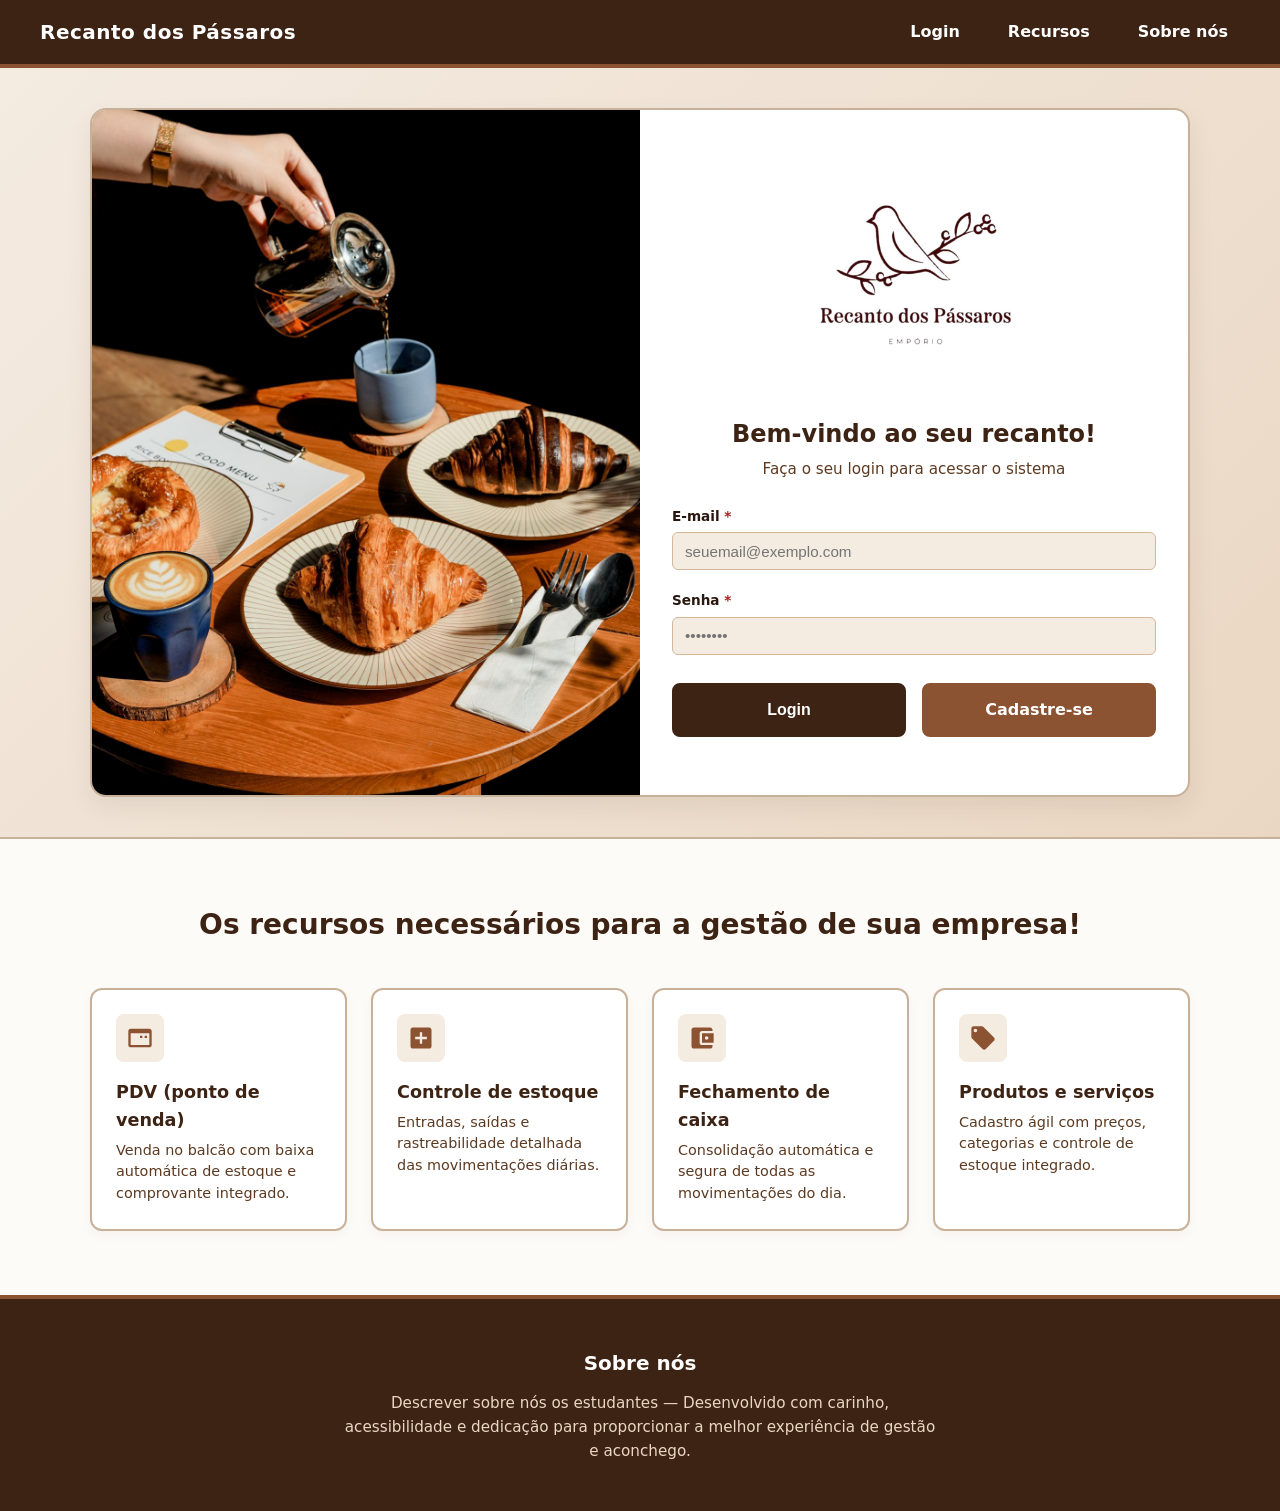
<file: Recando-dos-Passaros/src/main/resources/templates/index.html>
<!DOCTYPE html>
<html lang="pt-BR">
<head>
   <meta charset="UTF-8">
   <meta name="viewport" content="width=device-width, initial-scale=1.0">
   <title>Recanto dos Pássaros - Empório e Gestão</title>
   <!-- Vinculação da folha de estilos externa -->
   <link rel="stylesheet" href="../static/style.css">
</head>
<body>


<!-- Ícones SVG reutilizáveis para os demais recursos (ocultos visualmente) -->
<svg style="display: none;" xmlns="http://www.w3.org/2000/svg">
   <symbol id="icon-pdv" viewBox="0 0 24 24">
       <path fill="currentColor" d="M20 4H4c-1.11 0-1.99.89-1.99 2L2 18c0 1.11.89 2 2 2h16c1.11 0 2-.89 2-2V6c0-1.11-.89-2-2-2zm0 14H4V8h16v10zm-2-8h-2v2h2v-2zm-4 0h-2v2h2v-2z"/>
   </symbol>
   <symbol id="icon-stock" viewBox="0 0 24 24">
       <path fill="currentColor" d="M19 3H5c-1.1 0-2 .9-2 2v14c0 1.1.9 2 2 2h14c1.1 0 2-.9 2-2V5c0-1.1-.9-2-2-2zm-2 10h-4v4h-2v-4H7v-2h4V7h2v4h4v2z"/>
   </symbol>
   <symbol id="icon-cash" viewBox="0 0 24 24">
       <path fill="currentColor" d="M21 18v1c0 1.1-.9 2-2 2H5c-1.11 0-2-.9-2-2V5c0-1.1.89-2 2-2h14c1.1 0 2 .9 2 2v1h-9c-1.11 0-2 .9-2 2v8c0 1.1.89 2 2 2h9zm-9-2h10V8H12v8zm4-2.5c-.83 0-1.5-.67-1.5-1.5s.67-1.5 1.5-1.5 1.5.67 1.5 1.5-.67 1.5-1.5 1.5z"/>
   </symbol>
   <!-- Ícone de etiqueta atualizado para Produtos e serviços -->
   <symbol id="icon-products" viewBox="0 0 24 24">
       <path fill="currentColor" d="M21.41 11.58l-9-9C12.05 2.22 11.55 2 11 2H4c-1.1 0-2 .9-2 2v7c0 .55.22 1.05.59 1.42l9 9c.36.36.86.58 1.41.58.55 0 1.05-.22 1.41-.59l7-7c.37-.36.59-.86.59-1.41 0-.55-.23-1.06-.59-1.42zM5.5 7C4.67 7 4 6.33 4 5.5S4.67 4 5.5 4 7 4.67 7 5.5 6.33 7 5.5 7z"/>
   </symbol>
</svg>


<!-- Link de Pular para o Conteúdo (Acessibilidade) -->
<a href="#main-content" class="skip-link">Pular para o conteúdo principal</a>


<!-- Cabeçalho Principal -->
<header class="site-header" role="banner">
   <div class="header-container">
       <div class="brand-title">Recanto dos Pássaros</div>
       <nav role="navigation" aria-label="Menu Principal">
           <ul class="nav-menu">
               <li><a href="#login" class="nav-link">Login</a></li>
               <li><a href="#recursos" class="nav-link">Recursos</a></li>
               <li><a href="#sobre" class="nav-link">Sobre nós</a></li>
           </ul>
       </nav>
   </div>
</header>


<!-- Conteúdo Principal -->
<main id="main-content" tabindex="-1">


   <!-- Seção de Apresentação e Login -->
   <section class="hero-section">
       <div class="hero-grid">


           <!-- Coluna de Imagem Ilustrativa -->
           <div class="hero-image-wrapper">
               <img src="../Pck_img/login-img.jpg"
                    alt="Xícara de café fumegante e doces em uma mesa aconchegante de cafeteria rústica"
                    class="hero-img">
           </div>


           <!-- Coluna do Formulário de Acesso -->
           <div class="hero-form-wrapper" id="login">
               <div class="logo-box">
                   <!-- Logotipo substituído pela imagem oficial -->
                   <img src="../Pck_img/Recanto-logo.jpg" alt="Logotipo Recanto dos Pássaros Empório" class="brand-logo-img">
               </div>


               <h2>Bem-vindo ao seu recanto!</h2>
               <p class="form-instruction">Faça o seu login para acessar o sistema</p>


               <!-- Formulário com rótulos explícitos e atributos de acessibilidade -->
               <form action="#" method="POST" class="login-form">
                   <div class="input-group">
                       <label for="email">E-mail <span class="required" aria-hidden="true">*</span><span class="sr-only">(obrigatório)</span></label>
                       <input type="email" id="email" name="email" required autocomplete="email" aria-required="true" placeholder="seuemail@exemplo.com">
                   </div>


                   <div class="input-group">
                       <label for="senha">Senha <span class="required" aria-hidden="true">*</span><span class="sr-only">(obrigatório)</span></label>
                       <input type="password" id="senha" name="senha" required autocomplete="current-password" aria-required="true" placeholder="••••••••">
                   </div>


                   <div class="form-actions">
                       <button type="submit" class="btn btn-primary">Login</button>
                       <a href="#cadastro" class="btn btn-secondary" role="button">Cadastre-se</a>
                   </div>
               </form>
           </div>


       </div>
   </section>


   <!-- Seção de Recursos de Gestão -->
   <section class="resources-section" id="recursos" aria-labelledby="resources-heading">
       <div class="container">
           <h2 id="resources-heading" class="section-title">Os recursos necessários para a gestão de sua empresa!</h2>


           <div class="resources-grid">


               <!-- Card 1 -->
               <article class="resource-card">
                   <div class="card-icon-wrapper" aria-hidden="true">
                       <svg class="card-svg"><use href="#icon-pdv"></use></svg>
                   </div>
                   <div class="card-content">
                       <h3>PDV (ponto de venda)</h3>
                       <p>Venda no balcão com baixa automática de estoque e comprovante integrado.</p>
                   </div>
               </article>


               <!-- Card 2 -->
               <article class="resource-card">
                   <div class="card-icon-wrapper" aria-hidden="true">
                       <svg class="card-svg"><use href="#icon-stock"></use></svg>
                   </div>
                   <div class="card-content">
                       <h3>Controle de estoque</h3>
                       <p>Entradas, saídas e rastreabilidade detalhada das movimentações diárias.</p>
                   </div>
               </article>


               <!-- Card 3 -->
               <article class="resource-card">
                   <div class="card-icon-wrapper" aria-hidden="true">
                       <svg class="card-svg"><use href="#icon-cash"></use></svg>
                   </div>
                   <div class="card-content">
                       <h3>Fechamento de caixa</h3>
                       <p>Consolidação automática e segura de todas as movimentações do dia.</p>
                   </div>
               </article>


               <!-- Card 4 -->
               <article class="resource-card">
                   <div class="card-icon-wrapper" aria-hidden="true">
                       <svg class="card-svg"><use href="#icon-products"></use></svg>
                   </div>
                   <div class="card-content">
                       <h3>Produtos e serviços</h3>
                       <p>Cadastro ágil com preços, categorias e controle de estoque integrado.</p>
                   </div>
               </article>


           </div>
       </div>
   </section>


</main>


<!-- Rodapé Acessível -->
<footer class="site-footer" id="sobre" role="contentinfo">
   <div class="container footer-content">
       <h2>Sobre nós</h2>
       <p>Descrever sobre nós os estudantes — Desenvolvido com carinho, acessibilidade e dedicação para proporcionar a melhor experiência de gestão e aconchego.</p>
   </div>
</footer>


</body>
</html>
</file>
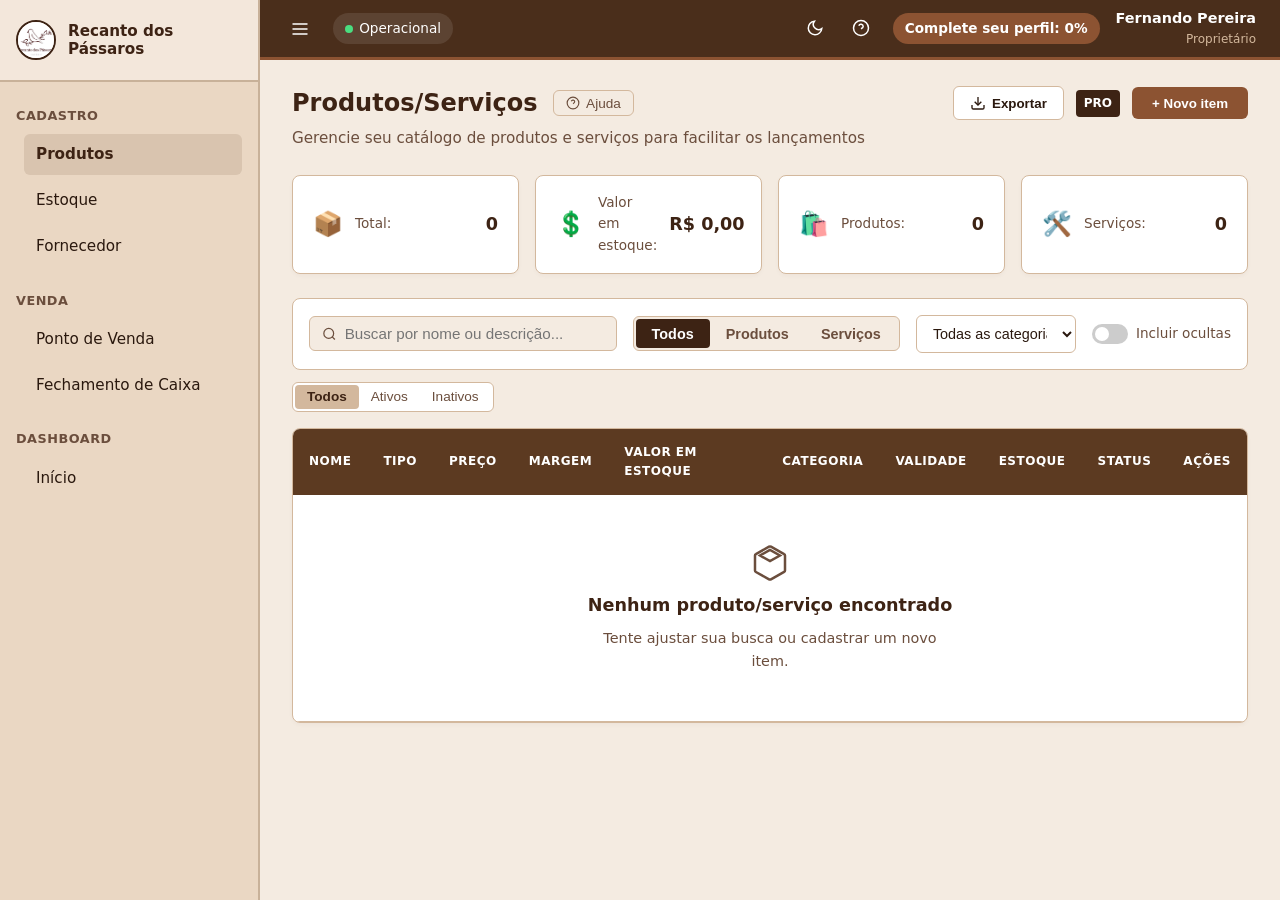
<file: Recando-dos-Passaros/src/main/resources/templates/abas.html>
<!DOCTYPE html>
<html lang="pt-BR">
<head>
    <meta charset="UTF-8">
    <meta name="viewport" content="width=device-width, initial-scale=1.0">
    <title>Recanto dos Pássaros - Produtos e Serviços</title>
    <!-- Vinculação da folha de estilos externa -->
    <link rel="stylesheet" href="../static/style.css">
</head>
<body class="app-body">

<!-- Container Principal do Painel -->
<div class="app-layout">

    <!-- Sidebar (Menu Lateral) -->
    <aside class="sidebar">
        <div class="sidebar-brand">
            <img src="../Pck_img/Recanto-logo.jpg" alt="Logo Recanto dos Pássaros" class="sidebar-logo">
            <span class="sidebar-brand-name">Recanto dos Pássaros</span>
        </div>

        <nav class="sidebar-nav">
            <div class="nav-section">
                <span class="nav-section-title">Cadastro</span>
                <ul class="nav-list">
                    <li><a href="#" class="nav-item active">Produtos</a></li>
                    <li><a href="#" class="nav-item">Estoque</a></li>
                    <li><a href="#" class="nav-item">Fornecedor</a></li>
                </ul>
            </div>

            <div class="nav-section">
                <span class="nav-section-title">Venda</span>
                <ul class="nav-list">
                    <li><a href="#" class="nav-item">Ponto de Venda</a></li>
                    <li><a href="#" class="nav-item">Fechamento de Caixa</a></li>
                </ul>
            </div>

            <div class="nav-section">
                <span class="nav-section-title">Dashboard</span>
                <ul class="nav-list">
                    <li><a href="#" class="nav-item">Início</a></li>
                </ul>
            </div>
        </nav>
    </aside>

    <!-- Área de Conteúdo Principal -->
    <main class="main-content">

        <!-- Barra Superior (Topbar) -->
        <header class="topbar">
            <div class="topbar-left">
                <button class="menu-toggle-btn" aria-label="Alternar Menu">
                    <svg width="20" height="20" viewBox="0 0 24 24" fill="none" stroke="currentColor" stroke-width="2"><path d="M3 12h18M3 6h18M3 18h18"/></svg>
                </button>
                <div class="status-badge">
                    <span class="status-dot"></span>
                    <span>Operacional</span>
                </div>
            </div>

            <div class="topbar-right">
                <button class="icon-btn" aria-label="Modo Noturno">
                    <svg width="18" height="18" viewBox="0 0 24 24" fill="none" stroke="currentColor" stroke-width="2"><path d="M21 12.79A9 9 0 1 1 11.21 3 7 7 0 0 0 21 12.79z"/></svg>
                </button>
                <button class="icon-btn" aria-label="Ajuda">
                    <svg width="18" height="18" viewBox="0 0 24 24" fill="none" stroke="currentColor" stroke-width="2"><circle cx="12" cy="12" r="10"/><path d="M9.09 9a3 3 0 0 1 5.83 1c0 2-3 3-3 3"/><line x1="12" y1="17" x2="12.01" y2="17"/></svg>
                </button>
                <div class="profile-completion">
                    <span>Complete seu perfil: 0%</span>
                </div>
                <div class="user-profile">
                    <span class="user-name">Fernando Pereira</span>
                    <span class="user-role">Proprietário</span>
                </div>
            </div>
        </header>

        <!-- Conteúdo da Página -->
        <div class="content-body">

            <!-- Cabeçalho da Seção -->
            <div class="section-header-bar">
                <div class="title-with-help">
                    <h1>Produtos/Serviços</h1>
                    <button class="help-btn">
                        <svg width="14" height="14" viewBox="0 0 24 24" fill="none" stroke="currentColor" stroke-width="2"><circle cx="12" cy="12" r="10"/><path d="M9.09 9a3 3 0 0 1 5.83 1c0 2-3 3-3 3"/><line x1="12" y1="17" x2="12.01" y2="17"/></svg>
                        Ajuda
                    </button>
                </div>
                <div class="action-buttons">
                    <button class="btn-secondary-action">
                        <svg width="16" height="16" viewBox="0 0 24 24" fill="none" stroke="currentColor" stroke-width="2"><path d="M21 15v4a2 2 0 0 1-2 2H5a2 2 0 0 1-2-2v-4"/><polyline points="7 10 12 15 17 10"/><line x1="12" y1="15" x2="12" y2="3"/></svg>
                        Exportar
                    </button>
                    <span class="pro-badge">PRO</span>
                    <button class="btn-primary-action" id="openModalBtn">
                        + Novo item
                    </button>
                </div>
            </div>

            <p class="section-description">Gerencie seu catálogo de produtos e serviços para facilitar os lançamentos</p>

            <!-- Cards de Indicadores (KPIs) -->
            <div class="kpi-cards-grid">
                <div class="kpi-card">
                    <span class="kpi-icon">📦</span>
                    <span class="kpi-label">Total:</span>
                    <span class="kpi-value" id="kpiTotal">0</span>
                </div>
                <div class="kpi-card">
                    <span class="kpi-icon">💲</span>
                    <span class="kpi-label">Valor em estoque:</span>
                    <span class="kpi-value" id="kpiValorEstoque">R$ 0,00</span>
                </div>
                <div class="kpi-card">
                    <span class="kpi-icon">🛍️</span>
                    <span class="kpi-label">Produtos:</span>
                    <span class="kpi-value" id="kpiProdutos">0</span>
                </div>
                <div class="kpi-card">
                    <span class="kpi-icon">🛠️</span>
                    <span class="kpi-label">Serviços:</span>
                    <span class="kpi-value" id="kpiServicos">0</span>
                </div>
            </div>

            <!-- Barra de Filtros e Pesquisa -->
            <div class="filter-toolbar">
                <div class="search-box">
                    <svg width="16" height="16" viewBox="0 0 24 24" fill="none" stroke="currentColor" stroke-width="2"><circle cx="11" cy="11" r="8"/><line x1="21" y1="21" x2="16.65" y2="16.65"/></svg>
                    <input type="text" id="searchInput" placeholder="Buscar por nome ou descrição...">
                </div>

                <div class="filter-pills">
                    <button class="pill active" data-filter="all">Todos</button>
                    <button class="pill" data-filter="Produto">Produtos</button>
                    <button class="pill" data-filter="Serviço">Serviços</button>
                </div>

                <div class="category-select-wrapper">
                    <select id="categoryFilter" class="category-select">
                        <option value="">Todas as categorias</option>
                        <option value="Bebidas">Bebidas</option>
                        <option value="Doces">Doces</option>
                        <option value="Artesanato">Artesanato</option>
                        <option value="Outros">Outros</option>
                    </select>
                </div>

                <div class="toggle-wrapper">
                    <label class="switch">
                        <input type="checkbox" id="includeHiddenToggle">
                        <span class="slider round"></span>
                    </label>
                    <span class="toggle-label">Incluir ocultas</span>
                </div>
            </div>

            <!-- Sub-filtros (Ativos / Inativos) -->
            <div class="sub-filter-row">
                <div class="filter-pills-secondary">
                    <button class="pill-sm active" data-status="all">Todos</button>
                    <button class="pill-sm" data-status="Ativo">Ativos</button>
                    <button class="pill-sm" data-status="Inativo">Inativos</button>
                </div>
            </div>

            <!-- Tabela de Produtos/Serviços -->
            <div class="table-container">
                <table class="data-table">
                    <thead>
                    <tr>
                        <th>NOME</th>
                        <th>TIPO</th>
                        <th>PREÇO</th>
                        <th>MARGEM</th>
                        <th>VALOR EM ESTOQUE</th>
                        <th>CATEGORIA</th>
                        <th>VALIDADE</th>
                        <th>ESTOQUE</th>
                        <th>STATUS</th>
                        <th>AÇÕES</th>
                    </tr>
                    </thead>
                    <tbody id="productTableBody">
                    <!-- Estado Vazio Inicial -->
                    <tr id="emptyStateRow">
                        <td colspan="10" class="empty-state-cell">
                            <div class="empty-state-content">
                                <svg width="40" height="40" viewBox="0 0 24 24" fill="none" stroke="currentColor" stroke-width="1.5"><path d="M21 16.5c0 .38-.21.71-.53.88l-7.9 4.44c-.16.09-.34.14-.57.14s-.41-.05-.57-.14l-7.9-4.44A1.002 1.002 0 0 1 3 16.5v-9c0-.38.21-.71.53-.88l7.9-4.44c.16-.09.34-.14.57-.14s.41.05.57.14l7.9 4.44c.32.17.53.5.53.88v9zM12 4.15L6.04 7.5 12 10.85l5.96-3.35L12 4.15z"/></svg>
                                <p class="empty-title">Nenhum produto/serviço cadastrado</p>
                                <p class="empty-subtitle">Comece criando seu primeiro produto ou serviço para facilitar os lançamentos.</p>
                            </div>
                        </td>
                    </tr>
                    </tbody>
                </table>
            </div>

        </div>
    </main>
</div>

<!-- Modal de Cadastro / Edição -->
<div id="productModal" class="modal-overlay">
    <div class="modal-card">
        <div class="modal-header">
            <h2>Novo Produto ou Serviço</h2>
            <button class="close-modal-btn" id="closeModalBtn">&times;</button>
        </div>
        <form id="productForm" class="modal-form">
            <div class="form-row">
                <div class="input-group">
                    <label for="modalName">Nome do Item *</label>
                    <input type="text" id="modalName" required placeholder="Ex: Café Especial Grão">
                </div>
                <div class="input-group">
                    <label for="modalType">Tipo *</label>
                    <select id="modalType" required>
                        <option value="Produto">Produto</option>
                        <option value="Serviço">Serviço</option>
                    </select>
                </div>
            </div>

            <div class="form-row">
                <div class="input-group">
                    <label for="modalPrice">Preço de Venda (R$) *</label>
                    <input type="number" step="0.01" id="modalPrice" required placeholder="0,00">
                </div>
                <div class="input-group">
                    <label for="modalCost">Custo (R$)</label>
                    <input type="number" step="0.01" id="modalCost" placeholder="0,00">
                </div>
            </div>

            <div class="form-row">
                <div class="input-group">
                    <label for="modalCategory">Categoria</label>
                    <select id="modalCategory">
                        <option value="Bebidas">Bebidas</option>
                        <option value="Doces">Doces</option>
                        <option value="Artesanato">Artesanato</option>
                        <option value="Outros">Outros</option>
                    </select>
                </div>
                <div class="input-group">
                    <label for="modalStock">Quantidade em Estoque</label>
                    <input type="number" id="modalStock" value="0" placeholder="0">
                </div>
            </div>

            <div class="form-row">
                <div class="input-group">
                    <label for="modalValidity">Validade</label>
                    <input type="date" id="modalValidity">
                </div>
                <div class="input-group">
                    <label for="modalStatus">Status</label>
                    <select id="modalStatus">
                        <option value="Ativo">Ativo</option>
                        <option value="Inativo">Inativo</option>
                    </select>
                </div>
            </div>

            <div class="modal-actions">
                <button type="button" class="btn-cancel" id="cancelModalBtn">Cancelar</button>
                <button type="submit" class="btn-save">Salvar Item</button>
            </div>
        </form>
    </div>
</div>

<!-- Script de Interatividade e Gerenciamento da Tabela -->
<script>
    // Banco de dados simulado em memória
    let products = [];

    // Elementos DOM
    const modal = document.getElementById('productModal');
    const openModalBtn = document.getElementById('openModalBtn');
    const closeModalBtn = document.getElementById('closeModalBtn');
    const cancelModalBtn = document.getElementById('cancelModalBtn');
    const productForm = document.getElementById('productForm');
    const tableBody = document.getElementById('productTableBody');
    const emptyStateRow = document.getElementById('emptyStateRow');

    // KPIs
    const kpiTotal = document.getElementById('kpiTotal');
    const kpiValorEstoque = document.getElementById('kpiValorEstoque');
    const kpiProdutos = document.getElementById('kpiProdutos');
    const kpiServicos = document.getElementById('kpiServicos');

    // Filtros
    const searchInput = document.getElementById('searchInput');
    const categoryFilter = document.getElementById('categoryFilter');
    const filterPills = document.querySelectorAll('.filter-pills .pill');
    const subFilterPills = document.querySelectorAll('.filter-pills-secondary .pill-sm');

    let currentTypeFilter = 'all';
    let currentStatusFilter = 'all';

    // Abrir/Fechar Modal
    openModalBtn.addEventListener('click', () => modal.classList.add('active'));
    closeModalBtn.addEventListener('click', () => modal.classList.remove('active'));
    cancelModalBtn.addEventListener('click', () => modal.classList.remove('active'));
    modal.addEventListener('click', (e) => { if (e.target === modal) modal.classList.remove('active'); });

    // Manipular Envio do Formulário
    productForm.addEventListener('submit', (e) => {
        e.preventDefault();

        const newItem = {
            id: Date.now(),
            name: document.getElementById('modalName').value,
            type: document.getElementById('modalType').value,
            price: parseFloat(document.getElementById('modalPrice').value) || 0,
            cost: parseFloat(document.getElementById('modalCost').value) || 0,
            category: document.getElementById('modalCategory').value || 'Outros',
            stock: parseInt(document.getElementById('modalStock').value) || 0,
            validity: document.getElementById('modalValidity').value || '-',
            status: document.getElementById('modalStatus').value
        };

        products.push(newItem);
        productForm.reset();
        modal.classList.remove('active');
        renderTable();
        updateKPIs();
    });

    // Atualizar KPIs
    function updateKPIs() {
        kpiTotal.textContent = products.length;

        let totalVal = 0;
        let prodCount = 0;
        let servCount = 0;

        products.forEach(p => {
            if (p.type === 'Produto') {
                prodCount++;
                totalVal += (p.price * p.stock);
            } else {
                servCount++;
            }
        });

        kpiValorEstoque.textContent = totalVal.toLocaleString('pt-BR', { style: 'currency', currency: 'BRL' });
        kpiProdutos.textContent = prodCount;
        kpiServicos.textContent = servCount;
    }

    // Deletar Item
    window.deleteItem = function(id) {
        products = products.filter(p => p.id !== id);
        renderTable();
        updateKPIs();
    };

    // Renderizar Tabela com Filtros
    function renderTable() {
        const searchTerm = searchInput.value.toLowerCase();
        const selectedCategory = categoryFilter.value;

        const filtered = products.filter(p => {
            const matchesSearch = p.name.toLowerCase().includes(searchTerm);
            const matchesType = currentTypeFilter === 'all' || p.type === currentTypeFilter;
            const matchesStatus = currentStatusFilter === 'all' || p.status === currentStatusFilter;
            const matchesCategory = !selectedCategory || p.category === selectedCategory;
            return matchesSearch && matchesType && matchesStatus && matchesCategory;
        });

        tableBody.innerHTML = '';

        if (filtered.length === 0) {
            tableBody.innerHTML = `
                <tr id="emptyStateRow">
                    <td colspan="10" class="empty-state-cell">
                        <div class="empty-state-content">
                            <svg width="40" height="40" viewBox="0 0 24 24" fill="none" stroke="currentColor" stroke-width="1.5"><path d="M21 16.5c0 .38-.21.71-.53.88l-7.9 4.44c-.16.09-.34.14-.57.14s-.41-.05-.57-.14l-7.9-4.44A1.002 1.002 0 0 1 3 16.5v-9c0-.38.21-.71.53-.88l7.9-4.44c.16-.09.34-.14.57-.14s.41.05.57.14l7.9 4.44c.32.17.53.5.53.88v9zM12 4.15L6.04 7.5 12 10.85l5.96-3.35L12 4.15z"/></svg>
                            <p class="empty-title">Nenhum produto/serviço encontrado</p>
                            <p class="empty-subtitle">Tente ajustar sua busca ou cadastrar um novo item.</p>
                        </div>
                    </td>
                </tr>
            `;
            return;
        }

        filtered.forEach(p => {
            let margin = '-';
            if (p.cost > 0 && p.price > 0) {
                let m = ((p.price - p.cost) / p.price) * 100;
                margin = m.toFixed(1) + '%';
            }
            const stockVal = (p.price * p.stock).toLocaleString('pt-BR', { style: 'currency', currency: 'BRL' });
            const formattedPrice = p.price.toLocaleString('pt-BR', { style: 'currency', currency: 'BRL' });
            const formattedValidity = p.validity !== '-' ? new Date(p.validity + 'T00:00:00').toLocaleDateString('pt-BR') : '-';

            const tr = document.createElement('tr');
            tr.innerHTML = `
                <td><strong>${p.name}</strong></td>
                <td><span class="badge-type ${p.type.toLowerCase()}">${p.type}</span></td>
                <td>${formattedPrice}</td>
                <td>${margin}</td>
                <td>${stockVal}</td>
                <td>${p.category}</td>
                <td>${formattedValidity}</td>
                <td>${p.stock}</td>
                <td><span class="badge-status ${p.status.toLowerCase()}">${p.status}</span></td>
                <td>
                    <button class="btn-delete" onclick="deleteItem(${p.id})" title="Excluir">🗑️</button>
                </td>
            `;
            tableBody.appendChild(tr);
        });
    }

    // Event Listeners para Filtros
    searchInput.addEventListener('input', renderTable);
    categoryFilter.addEventListener('change', renderTable);

    filterPills.forEach(pill => {
        pill.addEventListener('click', () => {
            filterPills.forEach(p => p.classList.remove('active'));
            pill.classList.add('active');
            currentTypeFilter = pill.getAttribute('data-filter');
            if (currentTypeFilter === 'Produto') currentTypeFilter = 'Produto';
            if (currentTypeFilter === 'Serviço') currentTypeFilter = 'Serviço';
            renderTable();
        });
    });

    subFilterPills.forEach(pill => {
        pill.addEventListener('click', () => {
            subFilterPills.forEach(p => p.classList.remove('active'));
            pill.classList.add('active');
            currentStatusFilter = pill.getAttribute('data-status');
            renderTable();
        });
    });

    // Inicialização
    updateKPIs();
    renderTable();
</script>
</body>
</html>
</file>
<file: Recando-dos-Passaros/src/main/resources/static/style.css>
/* ==========================================================================
   Variáveis de Cores e Configurações Globais (Paleta Brownish / Aconchegante)
   Conformidade WCAG AAA para contraste elevado de texto e elementos interativos
   ========================================================================== */
:root {
    --color-bg-primary: #FDFBF7;       /* Creme suave */
    --color-bg-header: #3D2314;       /* Marrom Espresso Profundo */
    --color-card-bg: #FFFFFF;         /* Branco puro para cartões */
    --color-text-main: #2A180E;       /* Marrom escuro forte para máxima legibilidade */
    --color-text-muted: #5C3A21;      /* Marrom médio de suporte */
    --color-accent: #8C5332;          /* Caramelo acobreado aconchegante */
    --color-accent-hover: #5C3A21;    /* Tom mais escuro no hover/foco */
    --color-border: #C8B199;          /* Bege borda refinada */
    --color-focus: #1B4965;           /* Azul escuro contrastante para anel de foco visível */
    --color-required: #A8201A;        /* Vermelho acessível para asterisco obrigatório */
    --font-stack: system-ui, -apple-system, "Segoe UI", Roboto, Helvetica, Arial, sans-serif;
}

/* Reset básico */
* {
    box-sizing: border-box;
    margin: 0;
    padding: 0;
}

html {
    scroll-behavior: smooth;
    font-size: 100%;
}

body {
    font-family: var(--font-stack);
    background-color: var(--color-bg-primary);
    color: var(--color-text-main);
    line-height: 1.6;
}

/* Classe utilitária para ocultar visualmente mantendo acessibilidade para leitores de tela */
.sr-only {
    position: absolute;
    width: 1px;
    height: 1px;
    padding: 0;
    margin: -1px;
    overflow: hidden;
    clip: rect(0, 0, 0, 0);
    white-space: nowrap;
    border: 0;
}

/* Link de Pular para o Conteúdo (Visível apenas ao receber foco via teclado) */
.skip-link {
    position: absolute;
    top: -40px;
    left: 0;
    background: var(--color-bg-header);
    color: #FFFFFF;
    padding: 8px 16px;
    z-index: 1000;
    text-decoration: none;
    font-weight: bold;
    border-radius: 0 0 4px 0;
    transition: top 0.2s ease-in-out;
}

.skip-link:focus {
    top: 0;
    outline: 3px solid var(--color-focus);
}

/* ==========================================================================
   Cabeçalho e Navegação
   ========================================================================== */
.site-header {
    background-color: var(--color-bg-header);
    color: #FFFFFF;
    padding: 1rem 2rem;
    border-bottom: 4px solid var(--color-accent);
}

.header-container {
    max-width: 1200px;
    margin: 0 auto;
    display: flex;
    flex-wrap: wrap;
    justify-content: space-between;
    align-items: center;
    gap: 1rem;
}

.brand-title {
    font-size: 1.25rem;
    font-weight: 700;
    letter-spacing: 0.5px;
}

.nav-menu {
    list-style: none;
    display: flex;
    gap: 1.5rem;
}

.nav-link {
    color: #FFFFFF;
    text-decoration: none;
    font-weight: 600;
    padding: 0.5rem 0.75rem;
    border-radius: 4px;
    transition: background-color 0.2s, color 0.2s;
}

.nav-link:hover,
.nav-link:focus {
    background-color: var(--color-accent);
    color: #FFFFFF;
    outline: none;
    box-shadow: 0 0 0 3px #FFFFFF, 0 0 0 5px var(--color-focus);
}

/* ==========================================================================
   Seção Hero (Apresentação + Login)
   ========================================================================== */
.hero-section {
    padding: 2.5rem 1rem;
    background: linear-gradient(135deg, #F4EBE1 0%, #EAD7C3 100%);
    border-bottom: 2px solid var(--color-border);
}

.hero-grid {
    max-width: 1100px;
    margin: 0 auto;
    display: grid;
    grid-template-columns: 1fr 1fr;
    background-color: var(--color-card-bg);
    border-radius: 16px;
    box-shadow: 0 10px 25px rgba(61, 35, 20, 0.08);
    overflow: hidden;
    border: 2px solid var(--color-border);
}

@media (max-width: 768px) {
    .hero-grid {
        grid-template-columns: 1fr;
    }
}

.hero-image-wrapper {
    position: relative;
    min-height: 300px;
    background-color: #D3B89D;
}

.hero-img {
    width: 100%;
    height: 100%;
    object-fit: cover;
    display: block;
}

.hero-form-wrapper {
    padding: 2.5rem 2rem;
    display: flex;
    flex-direction: column;
    justify-content: center;
}

.logo-box {
    text-align: center;
    margin-bottom: 1.5rem;
}
.brand-logo-img {
    max-width: 200px;
    height: 500;

    margin: 0 auto 1.5rem auto;
}

.logo-box h1 {
    font-size: 1.35rem;
    color: var(--color-bg-header);
    font-weight: 700;
}

.empio-subtitle {
    font-size: 0.75rem;
    letter-spacing: 3px;
    color: var(--color-text-muted);
    font-weight: 600;
}

.hero-form-wrapper h2 {
    font-size: 1.5rem;
    color: var(--color-bg-header);
    margin-bottom: 0.25rem;
    text-align: center;
}

.form-instruction {
    text-align: center;
    color: var(--color-text-muted);
    margin-bottom: 1.5rem;
    font-size: 0.95rem;
}

/* ==========================================================================
   Formulários e Elementos Interativos (Foco estrito e acessível)
   ========================================================================== */
.login-form {
    display: flex;
    flex-direction: column;
    gap: 1.25rem;
}

.input-group {
    display: flex;
    flex-direction: column;
    gap: 0.35rem;
}

.input-group label {
    font-weight: 600;
    font-size: 0.9rem;
    color: var(--color-text-main);
}

.required {
    color: var(--color-required);
    font-weight: bold;
}

.input-group input {
    padding: 0.75rem 1rem;
    border: 2px solid var(--color-border);
    border-radius: 8px;
    font-size: 1rem;
    background-color: var(--color-bg-primary);
    color: var(--color-text-main);
    transition: border-color 0.2s, box-shadow 0.2s;
}

/* Anel de foco nítido e acessível conforme WCAG 2.4.7 Focus Visible */
.input-group input:focus {
    outline: none;
    border-color: var(--color-bg-header);
    box-shadow: 0 0 0 3px rgba(27, 73, 101, 0.35);
    background-color: #FFFFFF;
}

.form-actions {
    display: flex;
    gap: 1rem;
    margin-top: 0.5rem;
}

.btn {
    flex: 1;
    padding: 0.75rem 1rem;
    font-size: 1rem;
    font-weight: 700;
    text-align: center;
    border-radius: 8px;
    cursor: pointer;
    text-decoration: none;
    transition: background-color 0.2s, transform 0.1s;
    display: inline-flex;
    justify-content: center;
    align-items: center;
}

.btn-primary {
    background-color: var(--color-bg-header);
    color: #FFFFFF;
    border: 2px solid var(--color-bg-header);
}

.btn-primary:hover,
.btn-primary:focus {
    background-color: var(--color-accent-hover);
    outline: none;
    box-shadow: 0 0 0 3px #FFFFFF, 0 0 0 5px var(--color-focus);
}

.btn-secondary {
    background-color: var(--color-accent);
    color: #FFFFFF;
    border: 2px solid var(--color-accent);
}

.btn-secondary:hover,
.btn-secondary:focus {
    background-color: var(--color-text-muted);
    outline: none;
    box-shadow: 0 0 0 3px #FFFFFF, 0 0 0 5px var(--color-focus);
}

/* ==========================================================================
   Seção de Recursos (Cards)
   ========================================================================== */
.resources-section {
    padding: 4rem 1rem;
    background-color: var(--color-bg-primary);
}

.container {
    max-width: 1100px;
    margin: 0 auto;
}

.section-title {
    text-align: center;
    font-size: 1.75rem;
    color: var(--color-bg-header);
    margin-bottom: 2.5rem;
    font-weight: 700;
}

.resources-grid {
    display: grid;
    grid-template-columns: repeat(auto-fit, minmax(240px, 1fr));
    gap: 1.5rem;
}

.resource-card {
    background-color: var(--color-card-bg);
    border: 2px solid var(--color-border);
    border-radius: 12px;
    padding: 1.5rem;
    display: flex;
    flex-direction: column;
    gap: 1rem;
    box-shadow: 0 4px 12px rgba(61, 35, 20, 0.04);
    transition: transform 0.2s, border-color 0.2s;
}

.resource-card:hover {
    transform: translateY(-4px);
    border-color: var(--color-accent);
}

.card-icon-wrapper {
    width: 48px;
    height: 48px;
    background-color: #F4EBE1;
    border-radius: 8px;
    display: flex;
    align-items: center;
    justify-content: center;
}

.card-svg {
    width: 28px;
    height: 28px;
    color: var(--color-accent);
}

.card-content h3 {
    font-size: 1.1rem;
    color: var(--color-bg-header);
    margin-bottom: 0.35rem;
    font-weight: 700;
}

.card-content p {
    font-size: 0.9rem;
    color: var(--color-text-muted);
    line-height: 1.5;
}

/* ==========================================================================
   Rodapé
   ========================================================================== */
.site-footer {
    background-color: var(--color-bg-header);
    color: #FFFFFF;
    padding: 3rem 1rem;
    text-align: center;
    border-top: 4px solid var(--color-accent);
}

.footer-content {
    display: flex;
    flex-direction: column;
    gap: 0.75rem;
}

.footer-content h2 {
    font-size: 1.25rem;
    font-weight: 700;
}

.footer-content p {
    font-size: 0.95rem;
    color: #EAD7C3;
    max-width: 600px;
    margin: 0 auto;
}
/* ==========================================================================
   Variáveis e Paleta de Cores (Estilo Recanto dos Pássaros - Ton Terrosos)
   ========================================================================== */
:root {
    --bg-main: #F4EBE1;          /* Fundo geral creme aconchegante */
    --bg-card: #FFFFFF;          /* Branco puro para blocos e tabelas */
    --sidebar-bg: #EAD7C3;       /* Tom sidebar bege/marrom claro */
    --sidebar-border: #C8B199;   /* Borda sidebar */
    --header-bg: #4A2E1B;        /* Marrom escuro café topo */
    --primary-brown: #3D2314;    /* Marrom principal texto/títulos */
    --accent-copper: #8C5332;    /* Tom acobreado / botão principal */
    --accent-hover: #5C3A21;     /* Hover do botão */
    --text-main: #2A180E;        /* Texto principal */
    --text-muted: #6B4E3D;       /* Texto secundário */
    --border-color: #D3B89D;     /* Bordas suaves */
    --table-header-bg: #5C3A21;  /* Marrom cabeçalho tabela */
    --font-stack: system-ui, -apple-system, "Segoe UI", Roboto, Helvetica, Arial, sans-serif;
}

* {
    box-sizing: border-box;
    margin: 0;
    padding: 0;
}

body.app-body {
    font-family: var(--font-stack);
    background-color: var(--bg-main);
    color: var(--text-main);
    height: 100vh;
    overflow: hidden;
}

/* Layout Geral Dividido em Sidebar e Principal */
.app-layout {
    display: flex;
    height: 100vh;
    width: 100vw;
}

/* ==========================================================================
   Sidebar (Menu Lateral)
   ========================================================================== */
.sidebar {
    width: 260px;
    background-color: var(--sidebar-bg);
    border-right: 2px solid var(--sidebar-border);
    display: flex;
    flex-direction: column;
    flex-shrink: 0;
}

.sidebar-brand {
    padding: 1.25rem 1rem;
    display: flex;
    align-items: center;
    gap: 0.75rem;
    border-bottom: 2px solid var(--sidebar-border);
    background-color: rgba(255, 255, 255, 0.4);
}

.sidebar-logo {
    width: 40px;
    height: 40px;
    border-radius: 50%;
    object-fit: cover;
    border: 2px solid var(--primary-brown);
}

.sidebar-brand-name {
    font-size: 0.95rem;
    font-weight: 700;
    color: var(--primary-brown);
    line-height: 1.2;
}

.sidebar-nav {
    padding: 1.5rem 1rem;
    display: flex;
    flex-direction: column;
    gap: 1.5rem;
    overflow-y: auto;
}

.nav-section-title {
    font-size: 0.8rem;
    font-weight: 700;
    text-transform: uppercase;
    color: var(--text-muted);
    letter-spacing: 0.5px;
    display: block;
    margin-bottom: 0.5rem;
}

.nav-list {
    list-style: none;
    display: flex;
    flex-direction: column;
    gap: 0.35rem;
    padding-left: 0.5rem;
}

.nav-item {
    display: block;
    padding: 0.5rem 0.75rem;
    color: var(--text-main);
    text-decoration: none;
    font-size: 0.95rem;
    font-weight: 500;
    border-radius: 6px;
    transition: background-color 0.2s, color 0.2s;
}

.nav-item:hover, .nav-item.active {
    background-color: rgba(92, 58, 33, 0.12);
    color: var(--primary-brown);
    font-weight: 600;
}

/* ==========================================================================
   Área Principal & Topbar
   ========================================================================== */
.main-content {
    flex: 1;
    display: flex;
    flex-direction: column;
    overflow: hidden;
}

.topbar {
    background-color: var(--header-bg);
    color: #FFFFFF;
    height: 60px;
    padding: 0 1.5rem;
    display: flex;
    justify-content: space-between;
    align-items: center;
    border-bottom: 3px solid var(--accent-copper);
}

.topbar-left, .topbar-right {
    display: flex;
    align-items: center;
    gap: 1rem;
}

.menu-toggle-btn, .icon-btn {
    background: transparent;
    border: none;
    color: #FFFFFF;
    cursor: pointer;
    padding: 0.4rem;
    border-radius: 4px;
    display: flex;
    align-items: center;
    justify-content: center;
    transition: background-color 0.2s;
}

.menu-toggle-btn:hover, .icon-btn:hover {
    background-color: rgba(255, 255, 255, 0.15);
}

.status-badge {
    display: flex;
    align-items: center;
    gap: 0.4rem;
    background-color: rgba(255, 255, 255, 0.1);
    padding: 0.3rem 0.75rem;
    border-radius: 20px;
    font-size: 0.85rem;
}

.status-dot {
    width: 8px;
    height: 8px;
    background-color: #4ADE80;
    border-radius: 50%;
}

.profile-completion {
    background-color: var(--accent-copper);
    color: #FFFFFF;
    padding: 0.3rem 0.75rem;
    border-radius: 20px;
    font-size: 0.85rem;
    font-weight: 600;
}

.user-profile {
    display: flex;
    flex-direction: column;
    text-align: right;
}

.user-name {
    font-size: 0.9rem;
    font-weight: 700;
}

.user-role {
    font-size: 0.75rem;
    color: #D3B89D;
}

/* ==========================================================================
   Conteúdo Interno e Cabeçalho da Seção
   ========================================================================== */
.content-body {
    flex: 1;
    padding: 1.5rem 2rem;
    overflow-y: auto;
    background-color: var(--bg-main);
}

.section-header-bar {
    display: flex;
    justify-content: space-between;
    align-items: center;
    margin-bottom: 0.25rem;
}

.title-with-help {
    display: flex;
    align-items: center;
    gap: 1rem;
}

.title-with-help h1 {
    font-size: 1.5rem;
    color: var(--primary-brown);
    font-weight: 700;
}

.help-btn {
    background-color: transparent;
    border: 1px solid var(--border-color);
    color: var(--text-muted);
    padding: 0.3rem 0.75rem;
    border-radius: 6px;
    font-size: 0.85rem;
    cursor: pointer;
    display: flex;
    align-items: center;
    gap: 0.35rem;
    transition: background-color 0.2s;
}

.help-btn:hover {
    background-color: rgba(0,0,0,0.05);
}

.action-buttons {
    display: flex;
    align-items: center;
    gap: 0.75rem;
}

.btn-secondary-action {
    background-color: var(--bg-card);
    border: 1px solid var(--border-color);
    color: var(--text-main);
    padding: 0.5rem 1rem;
    border-radius: 6px;
    font-weight: 600;
    cursor: pointer;
    display: flex;
    align-items: center;
    gap: 0.4rem;
}

.pro-badge {
    background-color: var(--primary-brown);
    color: #FFFFFF;
    font-size: 0.75rem;
    font-weight: 800;
    padding: 0.25rem 0.5rem;
    border-radius: 4px;
}

.btn-primary-action {
    background-color: var(--accent-copper);
    color: #FFFFFF;
    border: none;
    padding: 0.55rem 1.25rem;
    border-radius: 6px;
    font-weight: 700;
    cursor: pointer;
    transition: background-color 0.2s;
}

.btn-primary-action:hover {
    background-color: var(--accent-hover);
}

.section-description {
    color: var(--text-muted);
    font-size: 0.95rem;
    margin-bottom: 1.5rem;
}

/* ==========================================================================
   KPI Cards (Indicadores)
   ========================================================================== */
.kpi-cards-grid {
    display: grid;
    grid-template-columns: repeat(auto-fit, minmax(200px, 1fr));
    gap: 1rem;
    margin-bottom: 1.5rem;
}

.kpi-card {
    background-color: var(--bg-card);
    border: 1px solid var(--border-color);
    border-radius: 8px;
    padding: 1rem 1.25rem;
    display: flex;
    align-items: center;
    gap: 0.75rem;
    box-shadow: 0 2px 4px rgba(61, 35, 20, 0.03);
}

.kpi-icon {
    font-size: 1.5rem;
}

.kpi-label {
    font-size: 0.85rem;
    color: var(--text-muted);
}

.kpi-value {
    font-size: 1.1rem;
    font-weight: 700;
    color: var(--primary-brown);
    margin-left: auto;
}

/* ==========================================================================
   Barra de Filtros e Ferramentas
   ========================================================================== */
.filter-toolbar {
    background-color: var(--bg-card);
    border: 1px solid var(--border-color);
    border-radius: 8px;
    padding: 1rem;
    display: flex;
    flex-wrap: wrap;
    gap: 1rem;
    align-items: center;
    margin-bottom: 0.75rem;
}

.search-box {
    flex: 2;
    min-width: 240px;
    display: flex;
    align-items: center;
    gap: 0.5rem;
    background-color: var(--bg-main);
    border: 1px solid var(--border-color);
    border-radius: 6px;
    padding: 0.5rem 0.75rem;
    color: var(--text-muted);
}

.search-box input {
    border: none;
    background: transparent;
    outline: none;
    width: 100%;
    font-size: 0.95rem;
    color: var(--text-main);
}

.filter-pills {
    display: flex;
    background-color: var(--bg-main);
    border-radius: 6px;
    padding: 2px;
    border: 1px solid var(--border-color);
}

.pill {
    background: transparent;
    border: none;
    padding: 0.4rem 1rem;
    border-radius: 4px;
    font-size: 0.9rem;
    font-weight: 600;
    color: var(--text-muted);
    cursor: pointer;
}

.pill.active {
    background-color: var(--primary-brown);
    color: #FFFFFF;
}

.category-select-wrapper {
    flex: 1;
    min-width: 160px;
}

.category-select {
    width: 100%;
    padding: 0.55rem 0.75rem;
    border: 1px solid var(--border-color);
    background-color: var(--bg-card);
    border-radius: 6px;
    font-size: 0.9rem;
    color: var(--text-main);
    outline: none;
}

.toggle-wrapper {
    display: flex;
    align-items: center;
    gap: 0.5rem;
}

.toggle-label {
    font-size: 0.85rem;
    color: var(--text-muted);
}

/* Switch Toggle */
.switch {
    position: relative;
    display: inline-block;
    width: 36px;
    height: 20px;
}
.switch input { opacity: 0; width: 0; height: 0; }
.slider {
    position: absolute; cursor: pointer; top: 0; left: 0; right: 0; bottom: 0;
    background-color: #ccc; transition: .4s; border-radius: 20px;
}
.slider:before {
    position: absolute; content: ""; height: 14px; width: 14px; left: 3px; bottom: 3px;
    background-color: white; transition: .4s; border-radius: 50%;
}
input:checked + .slider { background-color: var(--accent-copper); }
input:checked + .slider:before { transform: translateX(16px); }

.sub-filter-row {
    margin-bottom: 1rem;
}

.filter-pills-secondary {
    display: inline-flex;
    background-color: var(--bg-card);
    border: 1px solid var(--border-color);
    border-radius: 6px;
    padding: 2px;
}

.pill-sm {
    background: transparent;
    border: none;
    padding: 0.3rem 0.75rem;
    border-radius: 4px;
    font-size: 0.85rem;
    color: var(--text-muted);
    cursor: pointer;
}

.pill-sm.active {
    background-color: var(--border-color);
    color: var(--primary-brown);
    font-weight: 600;
}

/* ==========================================================================
   Tabela de Dados
   ========================================================================== */
.table-container {
    background-color: var(--bg-card);
    border: 1px solid var(--border-color);
    border-radius: 8px;
    overflow-x: auto;
    box-shadow: 0 2px 4px rgba(61, 35, 20, 0.03);
}

.data-table {
    width: 100%;
    border-collapse: collapse;
    text-align: left;
    font-size: 0.9rem;
}

.data-table th {
    background-color: var(--table-header-bg);
    color: #FFFFFF;
    font-weight: 700;
    padding: 0.85rem 1rem;
    font-size: 0.75rem;
    letter-spacing: 0.5px;
}

.data-table td {
    padding: 0.85rem 1rem;
    border-bottom: 1px solid var(--border-color);
    color: var(--text-main);
}

.data-table tbody tr:hover {
    background-color: rgba(244, 235, 225, 0.4);
}

.empty-state-cell {
    text-align: center;
    padding: 3rem 1rem !important;
}

.empty-state-content {
    display: flex;
    flex-direction: column;
    align-items: center;
    gap: 0.5rem;
    color: var(--text-muted);
}

.empty-title {
    font-weight: 700;
    font-size: 1.1rem;
    color: var(--primary-brown);
}

.empty-subtitle {
    font-size: 0.9rem;
    max-width: 350px;
}

.badge-type {
    display: inline-block;
    padding: 0.2rem 0.5rem;
    border-radius: 4px;
    font-size: 0.75rem;
    font-weight: 700;
}
.badge-type.produto { background-color: #E0E7FF; color: #3730A3; }
.badge-type.serviço { background-color: #FEF3C7; color: #92400E; }

.badge-status {
    display: inline-block;
    padding: 0.2rem 0.5rem;
    border-radius: 4px;
    font-size: 0.75rem;
    font-weight: 700;
}
.badge-status.ativo { background-color: #D1FAE5; color: #065F46; }
.badge-status.inativo { background-color: #FEE2E2; color: #991B1B; }

.btn-delete {
    background: transparent;
    border: none;
    cursor: pointer;
    font-size: 1rem;
    padding: 0.2rem;
}

/* ==========================================================================
   Modal de Cadastro
   ========================================================================== */
.modal-overlay {
    position: fixed;
    top: 0; left: 0; width: 100%; height: 100%;
    background-color: rgba(0,0,0,0.5);
    display: flex;
    justify-content: center;
    align-items: center;
    z-index: 1000;
    opacity: 0;
    visibility: hidden;
    transition: opacity 0.2s, visibility 0.2s;
}

.modal-overlay.active {
    opacity: 1;
    visibility: visible;
}

.modal-card {
    background-color: var(--bg-card);
    border-radius: 12px;
    width: 100%;
    max-width: 600px;
    padding: 2rem;
    box-shadow: 0 10px 25px rgba(0,0,0,0.15);
    border: 2px solid var(--border-color);
}

.modal-header {
    display: flex;
    justify-content: space-between;
    align-items: center;
    margin-bottom: 1.5rem;
}

.modal-header h2 {
    color: var(--primary-brown);
    font-size: 1.25rem;
}

.close-modal-btn {
    background: transparent;
    border: none;
    font-size: 1.5rem;
    cursor: pointer;
    color: var(--text-muted);
}

.modal-form {
    display: flex;
    flex-direction: column;
    gap: 1rem;
}

.form-row {
    display: flex;
    gap: 1rem;
}

.input-group {
    flex: 1;
    display: flex;
    flex-direction: column;
    gap: 0.3rem;
}

.input-group label {
    font-size: 0.85rem;
    font-weight: 600;
    color: var(--text-main);
}

.input-group input, .input-group select {
    padding: 0.6rem 0.75rem;
    border: 1px solid var(--border-color);
    border-radius: 6px;
    font-size: 0.95rem;
    background-color: var(--bg-main);
    color: var(--text-main);
    outline: none;
}

.input-group input:focus, .input-group select:focus {
    border-color: var(--primary-brown);
    background-color: #FFFFFF;
}

.modal-actions {
    display: flex;
    justify-content: flex-end;
    gap: 1rem;
    margin-top: 1rem;
}

.btn-cancel {
    background-color: transparent;
    border: 1px solid var(--border-color);
    padding: 0.6rem 1.25rem;
    border-radius: 6px;
    font-weight: 600;
    cursor: pointer;
    color: var(--text-muted);
}

.btn-save {
    background-color: var(--accent-copper);
    color: #FFFFFF;
    border: none;
    padding: 0.6rem 1.5rem;
    border-radius: 6px;
    font-weight: 700;
    cursor: pointer;
    transition: background-color 0.2s;
}

.btn-save:hover {
    background-color: var(--accent-hover);
}
</file>
